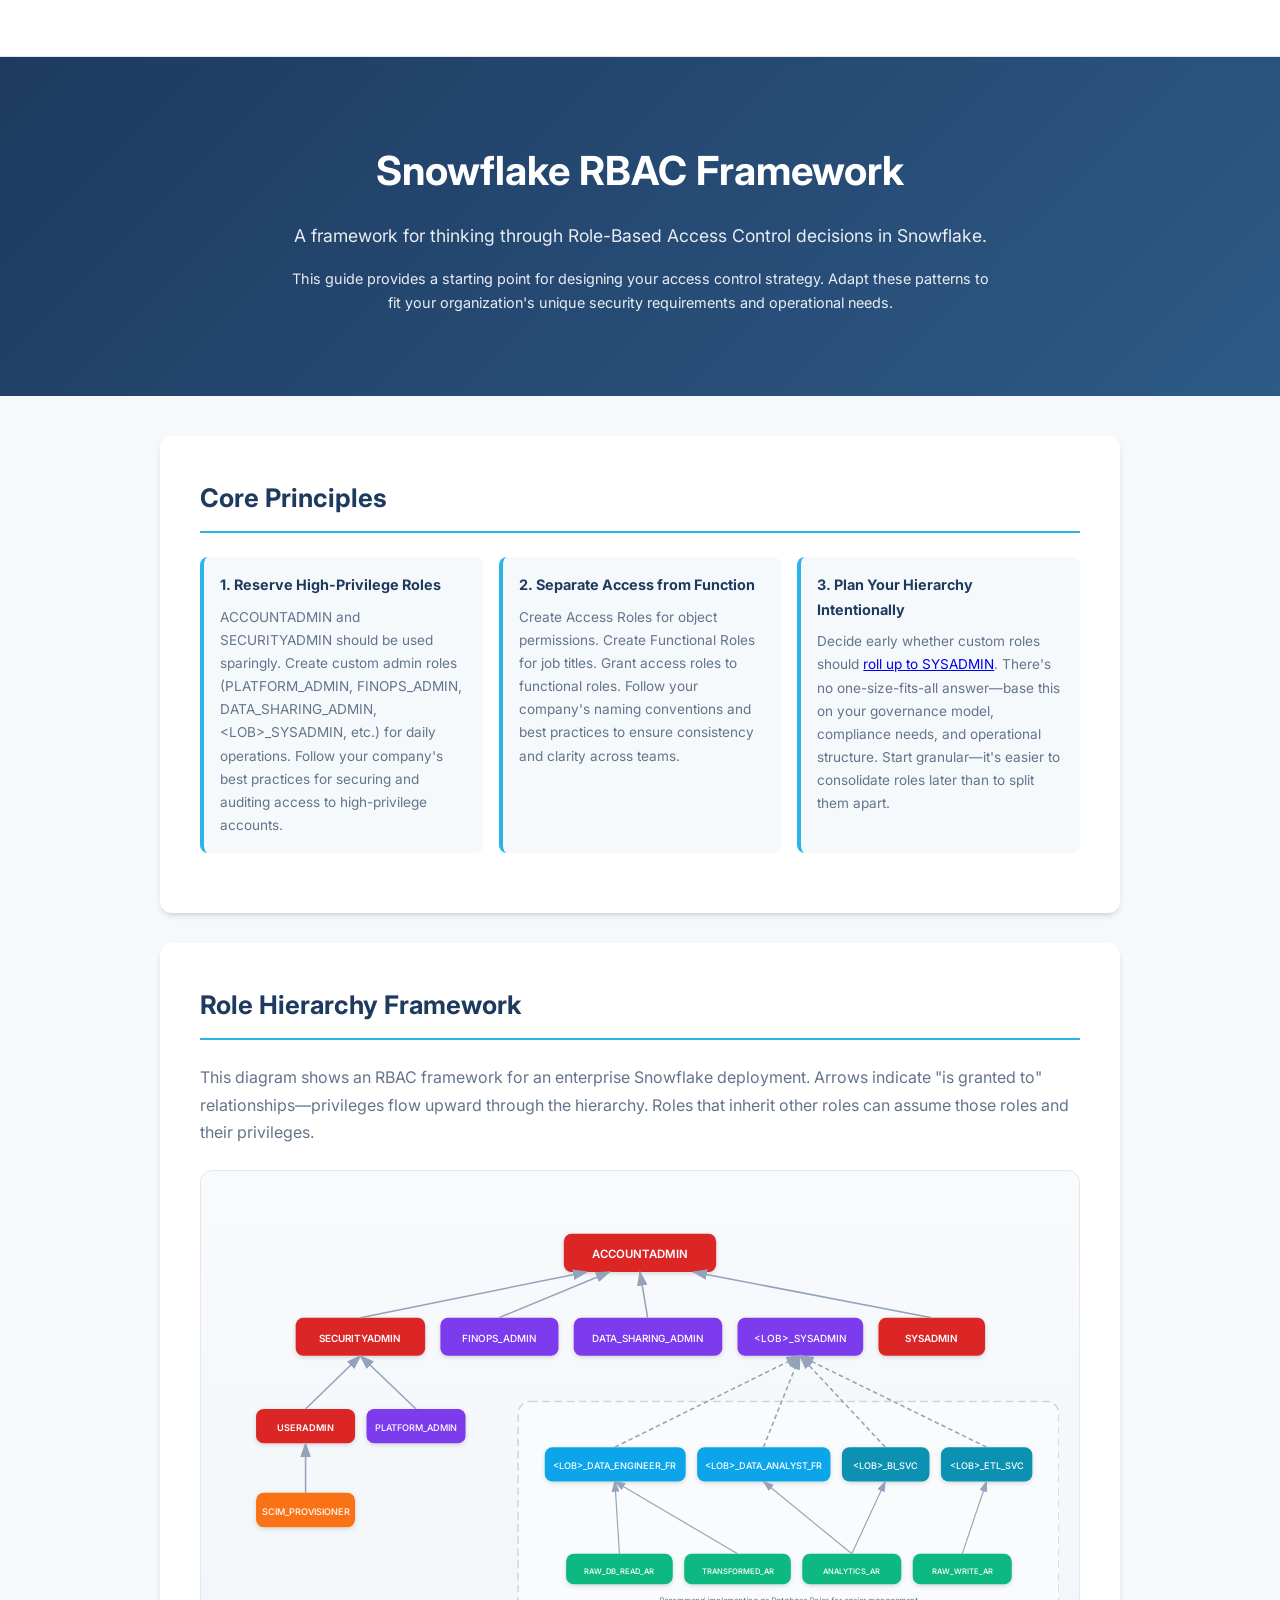
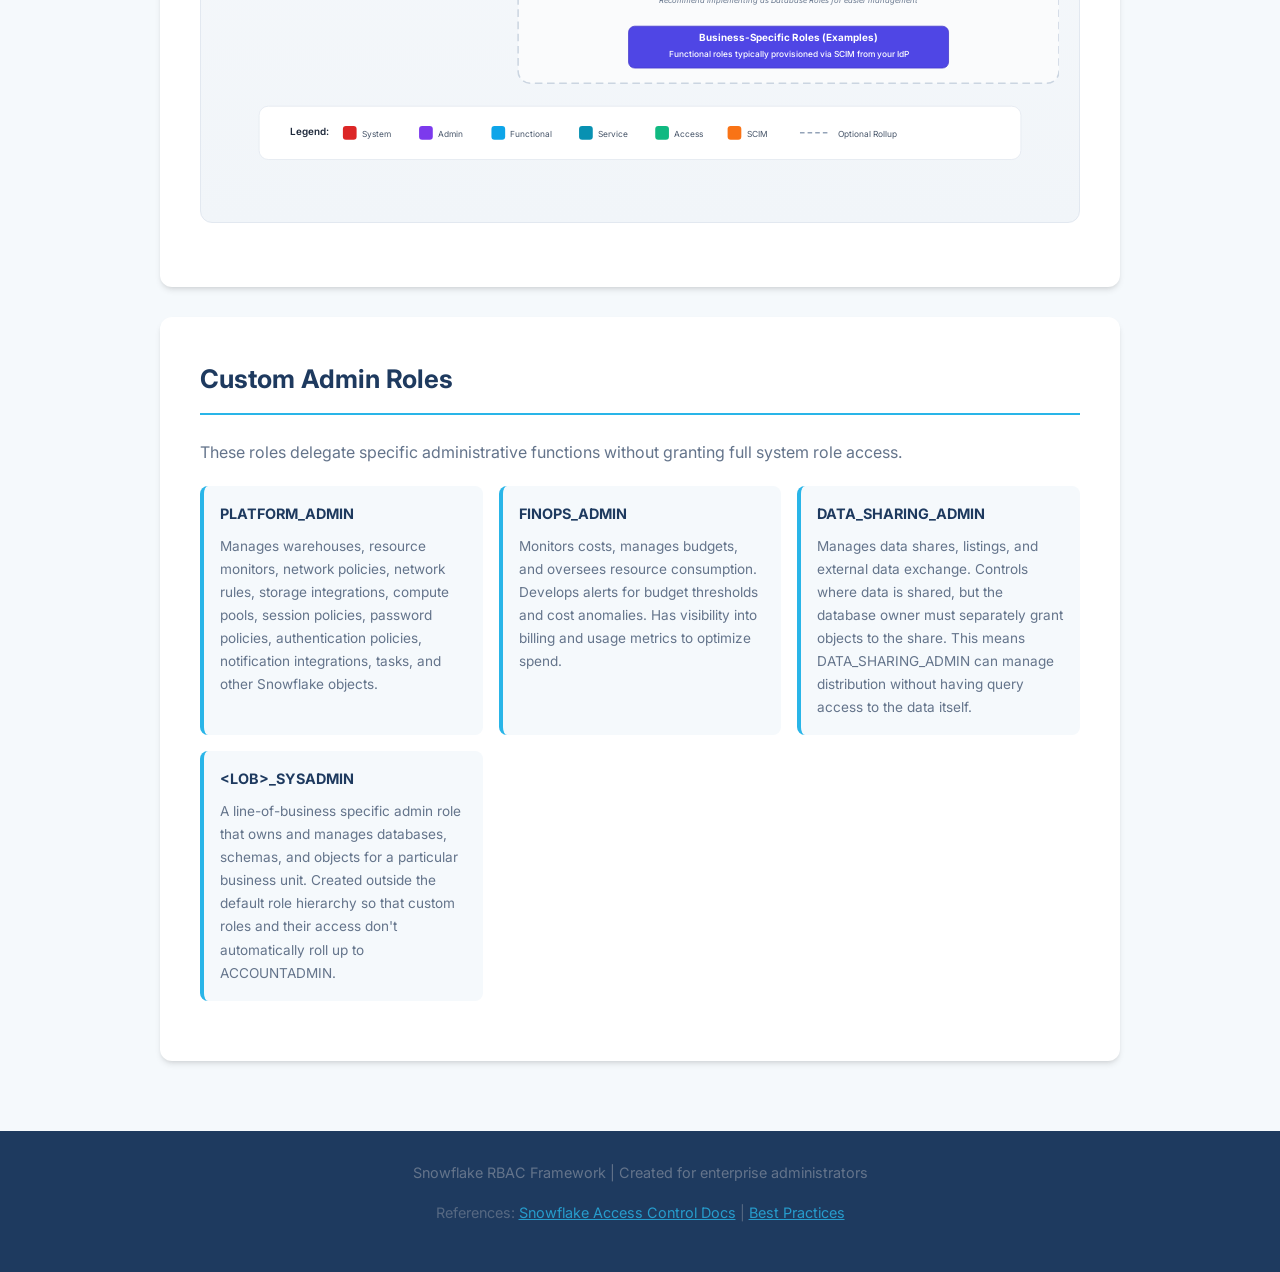
<file: index.html>
<!DOCTYPE html>
<html lang="en">
<head>
    <meta charset="UTF-8">
    <meta name="viewport" content="width=device-width, initial-scale=1.0">
    <title>Snowflake RBAC Framework | Enterprise Role-Based Access Control</title>
    <link rel="preconnect" href="https://fonts.googleapis.com">
    <link rel="preconnect" href="https://fonts.gstatic.com" crossorigin>
    <link href="https://fonts.googleapis.com/css2?family=Inter:wght@400;500;600;700&family=JetBrains+Mono:wght@400;500&display=swap" rel="stylesheet">
    <link rel="stylesheet" href="styles.css">
    <style>
        .full-hierarchy {
            background: linear-gradient(180deg, #F8FAFC 0%, #F1F5F9 100%);
            border: 1px solid var(--border-color);
            border-radius: 12px;
            padding: 40px 20px;
            margin: 24px 0;
            overflow-x: auto;
        }
        
        .full-hierarchy svg {
            display: block;
            margin: 0 auto;
        }
        
        .role-label {
            font-family: 'Inter', sans-serif;
            font-weight: 500;
        }
        
        .tier-badge {
            font-family: 'Inter', sans-serif;
            font-size: 10px;
            font-weight: 600;
            fill: #64748B;
            text-transform: uppercase;
            letter-spacing: 0.5px;
        }
    </style>
</head>
<body>
    <nav>
        <div class="nav-inner">
            <ul>
            </ul>
        </div>
    </nav>

    <div class="hero hero-large">
        <h1>Snowflake RBAC Framework</h1>
        <p style="color: white;">A framework for thinking through Role-Based Access Control decisions in Snowflake.</p>
        <p style="margin-top: 16px; font-size: 0.9em; color: white;">This guide provides a starting point for designing your access control strategy. Adapt these patterns to fit your organization's unique security requirements and operational needs.</p>
    </div>

    <div class="container">
        <section>
            <h2>Core Principles</h2>
            
            <div class="quick-ref">
                <div class="quick-ref-card">
                    <h5>1. Reserve High-Privilege Roles</h5>
                    <p>ACCOUNTADMIN and SECURITYADMIN should be used sparingly. Create custom admin roles (PLATFORM_ADMIN, FINOPS_ADMIN, DATA_SHARING_ADMIN, &lt;LOB&gt;_SYSADMIN, etc.) for daily operations. Follow your company's best practices for securing and auditing access to high-privilege accounts.</p>
                </div>
                <div class="quick-ref-card">
                    <h5>2. Separate Access from Function</h5>
                    <p>Create Access Roles for object permissions. Create Functional Roles for job titles. Grant access roles to functional roles. Follow your company's naming conventions and best practices to ensure consistency and clarity across teams.</p>
                </div>
                <div class="quick-ref-card">
                    <h5>3. Plan Your Hierarchy Intentionally</h5>
                    <p>Decide early whether custom roles should <a href="sysadmin-rollup.html">roll up to SYSADMIN</a>. There's no one-size-fits-all answer—base this on your governance model, compliance needs, and operational structure. Start granular—it's easier to consolidate roles later than to split them apart.</p>
                </div>
            </div>
        </section>

        <section>
            <h2>Role Hierarchy Framework</h2>
            <p>This diagram shows an RBAC framework for an enterprise Snowflake deployment. Arrows indicate "is granted to" relationships—privileges flow upward through the hierarchy. Roles that inherit other roles can assume those roles and their privileges.</p>

            <div class="full-hierarchy">
                <svg viewBox="0 0 1100 750" preserveAspectRatio="xMidYMid meet" style="width: 100%; max-width: 1100px; height: auto;">
                    <defs>
                        <marker id="arrowhead" markerWidth="10" markerHeight="7" refX="9" refY="3.5" orient="auto">
                            <polygon points="0 0, 10 3.5, 0 7" fill="#94A3B8"/>
                        </marker>
                        <filter id="shadow" x="-20%" y="-20%" width="140%" height="140%">
                            <feDropShadow dx="0" dy="2" stdDeviation="3" flood-opacity="0.15"/>
                        </filter>
                    </defs>
                    
                    <!-- ===== ROW 1: ACCOUNTADMIN ===== -->
                    <g filter="url(#shadow)">
                        <rect x="450" y="30" width="200" height="50" rx="10" fill="#DC2626"/>
                        <text x="550" y="62" text-anchor="middle" fill="white" font-family="Inter, sans-serif" font-weight="600" font-size="15">ACCOUNTADMIN</text>
                    </g>
                    
                    <!-- ===== ROW 2: System + Admin roles ===== -->
                    <!-- SECURITYADMIN -->
                    <g filter="url(#shadow)">
                        <rect x="98" y="140" width="170" height="50" rx="10" fill="#DC2626"/>
                        <text x="183" y="172" text-anchor="middle" fill="white" font-family="Inter, sans-serif" font-weight="600" font-size="13">SECURITYADMIN</text>
                    </g>
                    <line x1="183" y1="140" x2="480" y2="80" stroke="#94A3B8" stroke-width="2" marker-end="url(#arrowhead)"/>
                    
                    <!-- FINOPS_ADMIN -->
                    <g filter="url(#shadow)">
                        <rect x="288" y="140" width="155" height="50" rx="10" fill="#7C3AED"/>
                        <text x="365" y="172" text-anchor="middle" fill="white" font-family="Inter, sans-serif" font-weight="500" font-size="13">FINOPS_ADMIN</text>
                    </g>
                    <line x1="365" y1="140" x2="510" y2="80" stroke="#94A3B8" stroke-width="2" marker-end="url(#arrowhead)"/>
                    
                    <!-- DATA_SHARING_ADMIN -->
                    <g filter="url(#shadow)">
                        <rect x="463" y="140" width="195" height="50" rx="10" fill="#7C3AED"/>
                        <text x="560" y="172" text-anchor="middle" fill="white" font-family="Inter, sans-serif" font-weight="500" font-size="13">DATA_SHARING_ADMIN</text>
                    </g>
                    <line x1="560" y1="140" x2="550" y2="80" stroke="#94A3B8" stroke-width="2" marker-end="url(#arrowhead)"/>
                    
                    <!-- SYSADMIN -->
                    <g filter="url(#shadow)">
                        <rect x="863" y="140" width="140" height="50" rx="10" fill="#DC2626"/>
                        <text x="933" y="172" text-anchor="middle" fill="white" font-family="Inter, sans-serif" font-weight="600" font-size="13">SYSADMIN</text>
                    </g>
                    <line x1="933" y1="140" x2="620" y2="80" stroke="#94A3B8" stroke-width="2" marker-end="url(#arrowhead)"/>
                    
                    <!-- <LOB>_SYSADMIN -->
                    <g filter="url(#shadow)">
                        <rect x="678" y="140" width="165" height="50" rx="10" fill="#7C3AED"/>
                        <text x="760" y="172" text-anchor="middle" fill="white" font-family="Inter, sans-serif" font-weight="500" font-size="13">&lt;LOB&gt;_SYSADMIN</text>
                    </g>
                    
                    <!-- ===== ROW 3: Under SECURITYADMIN ===== -->
                    <!-- USERADMIN -->
                    <g filter="url(#shadow)">
                        <rect x="46" y="260" width="130" height="45" rx="10" fill="#DC2626"/>
                        <text x="111" y="289" text-anchor="middle" fill="white" font-family="Inter, sans-serif" font-weight="600" font-size="12">USERADMIN</text>
                    </g>
                    <line x1="111" y1="260" x2="183" y2="190" stroke="#94A3B8" stroke-width="2" marker-end="url(#arrowhead)"/>
                    
                    <!-- PLATFORM_ADMIN -->
                    <g filter="url(#shadow)">
                        <rect x="191" y="260" width="130" height="45" rx="10" fill="#7C3AED"/>
                        <text x="256" y="289" text-anchor="middle" fill="white" font-family="Inter, sans-serif" font-weight="500" font-size="12">PLATFORM_ADMIN</text>
                    </g>
                    <line x1="256" y1="260" x2="183" y2="190" stroke="#94A3B8" stroke-width="2" marker-end="url(#arrowhead)"/>
                    
                    <!-- SCIM_PROVISIONER -->
                    <g filter="url(#shadow)">
                        <rect x="46" y="370" width="130" height="45" rx="10" fill="#F97316"/>
                        <text x="111" y="399" text-anchor="middle" fill="white" font-family="Inter, sans-serif" font-weight="500" font-size="12">SCIM_PROVISIONER</text>
                    </g>
                    <line x1="111" y1="370" x2="111" y2="305" stroke="#94A3B8" stroke-width="2" marker-end="url(#arrowhead)"/>
                    
                    <!-- ===== LOB EXAMPLE BOX ===== -->
                    <rect x="390" y="250" width="710" height="370" rx="16" fill="#FAFBFC" stroke="#CBD5E1" stroke-width="2" stroke-dasharray="10,6"/>
                    
                    <!-- Annotation callout centered in box -->
                    <rect x="535" y="545" width="420" height="55" rx="8" fill="#4F46E5" stroke="#4338CA" stroke-width="1"/>
                    <text x="745" y="565" text-anchor="middle" font-family="Inter, sans-serif" font-size="13" font-weight="700" fill="white">Business-Specific Roles (Examples)</text>
                    <text x="745" y="585" text-anchor="middle" font-family="Inter, sans-serif" font-size="11" font-weight="500" fill="white">Functional roles typically provisioned via SCIM from your IdP</text>
                    
                    <!-- ===== ROW 3 inside LOB: Functional + Service ===== -->
                    <!-- DATA_ENGINEER_FR -->
                    <g filter="url(#shadow)">
                        <rect x="425" y="310" width="185" height="45" rx="10" fill="#0EA5E9"/>
                        <text x="517" y="339" text-anchor="middle" fill="white" font-family="Inter, sans-serif" font-weight="500" font-size="12">&lt;LOB&gt;_DATA_ENGINEER_FR</text>
                    </g>
                    
                    <!-- DATA_ANALYST_FR -->
                    <g filter="url(#shadow)">
                        <rect x="625" y="310" width="175" height="45" rx="10" fill="#0EA5E9"/>
                        <text x="712" y="339" text-anchor="middle" fill="white" font-family="Inter, sans-serif" font-weight="500" font-size="12">&lt;LOB&gt;_DATA_ANALYST_FR</text>
                    </g>
                    
                    <!-- BI_SVC -->
                    <g filter="url(#shadow)">
                        <rect x="815" y="310" width="115" height="45" rx="10" fill="#0891B2"/>
                        <text x="872" y="339" text-anchor="middle" fill="white" font-family="Inter, sans-serif" font-weight="500" font-size="12">&lt;LOB&gt;_BI_SVC</text>
                    </g>
                    
                    <!-- ETL_SVC -->
                    <g filter="url(#shadow)">
                        <rect x="945" y="310" width="120" height="45" rx="10" fill="#0891B2"/>
                        <text x="1005" y="339" text-anchor="middle" fill="white" font-family="Inter, sans-serif" font-weight="500" font-size="12">&lt;LOB&gt;_ETL_SVC</text>
                    </g>
                    
                    <!-- Optional rollup lines to SYSADMIN -->
                    <line x1="517" y1="310" x2="760" y2="190" stroke="#94A3B8" stroke-width="2" stroke-dasharray="6,4" marker-end="url(#arrowhead)"/>
                    <line x1="712" y1="310" x2="760" y2="190" stroke="#94A3B8" stroke-width="2" stroke-dasharray="6,4" marker-end="url(#arrowhead)"/>
                    <line x1="872" y1="310" x2="760" y2="190" stroke="#94A3B8" stroke-width="2" stroke-dasharray="6,4" marker-end="url(#arrowhead)"/>
                    <line x1="1005" y1="310" x2="760" y2="190" stroke="#94A3B8" stroke-width="2" stroke-dasharray="6,4" marker-end="url(#arrowhead)"/>
                    
                    <!-- ===== ROW 4 inside LOB: Access Roles ===== -->
                    <!-- RAW_DB_READ_AR -->
                    <g filter="url(#shadow)">
                        <rect x="453" y="450" width="140" height="40" rx="10" fill="#10B981"/>
                        <text x="523" y="476" text-anchor="middle" fill="white" font-family="Inter, sans-serif" font-weight="500" font-size="10">RAW_DB_READ_AR</text>
                    </g>
                    <line x1="523" y1="450" x2="517" y2="355" stroke="#94A3B8" stroke-width="1.5" marker-end="url(#arrowhead)"/>
                    
                    <!-- TRANSFORMED_AR -->
                    <g filter="url(#shadow)">
                        <rect x="608" y="450" width="140" height="40" rx="10" fill="#10B981"/>
                        <text x="678" y="476" text-anchor="middle" fill="white" font-family="Inter, sans-serif" font-weight="500" font-size="10">TRANSFORMED_AR</text>
                    </g>
                    <line x1="678" y1="450" x2="517" y2="355" stroke="#94A3B8" stroke-width="1.5" marker-end="url(#arrowhead)"/>
                    
                    <!-- ANALYTICS_AR -->
                    <g filter="url(#shadow)">
                        <rect x="763" y="450" width="130" height="40" rx="10" fill="#10B981"/>
                        <text x="828" y="476" text-anchor="middle" fill="white" font-family="Inter, sans-serif" font-weight="500" font-size="10">ANALYTICS_AR</text>
                    </g>
                    <line x1="828" y1="450" x2="712" y2="355" stroke="#94A3B8" stroke-width="1.5" marker-end="url(#arrowhead)"/>
                    <line x1="828" y1="450" x2="872" y2="355" stroke="#94A3B8" stroke-width="1.5" marker-end="url(#arrowhead)"/>
                    
                    <!-- RAW_WRITE_AR -->
                    <g filter="url(#shadow)">
                        <rect x="908" y="450" width="130" height="40" rx="10" fill="#10B981"/>
                        <text x="973" y="476" text-anchor="middle" fill="white" font-family="Inter, sans-serif" font-weight="500" font-size="10">RAW_WRITE_AR</text>
                    </g>
                    <line x1="973" y1="450" x2="1005" y2="355" stroke="#94A3B8" stroke-width="1.5" marker-end="url(#arrowhead)"/>
                    
                    <!-- Database roles note -->
                    <text x="745" y="515" text-anchor="middle" font-family="Inter, sans-serif" font-size="10" fill="#64748B" font-style="italic">Recommend implementing as Database Roles for easier management</text>
                    
                    <!-- ===== LEGEND ===== -->
                    <rect x="50" y="650" width="1000" height="70" rx="12" fill="white" stroke="#E2E8F0" stroke-width="1"/>
                    <text x="90" y="688" font-family="Inter, sans-serif" font-size="13" font-weight="600" fill="#1E293B">Legend:</text>
                    
                    <rect x="160" y="676" width="18" height="18" rx="4" fill="#DC2626"/>
                    <text x="185" y="690" font-family="Inter, sans-serif" font-size="11" fill="#475569">System</text>
                    
                    <rect x="260" y="676" width="18" height="18" rx="4" fill="#7C3AED"/>
                    <text x="285" y="690" font-family="Inter, sans-serif" font-size="11" fill="#475569">Admin</text>
                    
                    <rect x="355" y="676" width="18" height="18" rx="4" fill="#0EA5E9"/>
                    <text x="380" y="690" font-family="Inter, sans-serif" font-size="11" fill="#475569">Functional</text>
                    
                    <rect x="470" y="676" width="18" height="18" rx="4" fill="#0891B2"/>
                    <text x="495" y="690" font-family="Inter, sans-serif" font-size="11" fill="#475569">Service</text>
                    
                    <rect x="570" y="676" width="18" height="18" rx="4" fill="#10B981"/>
                    <text x="595" y="690" font-family="Inter, sans-serif" font-size="11" fill="#475569">Access</text>
                    
                    <rect x="665" y="676" width="18" height="18" rx="4" fill="#F97316"/>
                    <text x="690" y="690" font-family="Inter, sans-serif" font-size="11" fill="#475569">SCIM</text>
                    
                    <line x1="760" y1="685" x2="800" y2="685" stroke="#94A3B8" stroke-width="2" stroke-dasharray="6,4"/>
                    <text x="810" y="690" font-family="Inter, sans-serif" font-size="11" fill="#475569">Optional Rollup</text>
                </svg>
            </div>
        </section>

        <section>
            <h2>Custom Admin Roles</h2>
            <p>These roles delegate specific administrative functions without granting full system role access.</p>
            
            <div class="quick-ref">
                <div class="quick-ref-card">
                    <h5>PLATFORM_ADMIN</h5>
                    <p>Manages warehouses, resource monitors, network policies, network rules, storage integrations, compute pools, session policies, password policies, authentication policies, notification integrations, tasks, and other Snowflake objects.</p>
                </div>
                <div class="quick-ref-card">
                    <h5>FINOPS_ADMIN</h5>
                    <p>Monitors costs, manages budgets, and oversees resource consumption. Develops alerts for budget thresholds and cost anomalies. Has visibility into billing and usage metrics to optimize spend.</p>
                </div>
                <div class="quick-ref-card">
                    <h5>DATA_SHARING_ADMIN</h5>
                    <p>Manages data shares, listings, and external data exchange. Controls where data is shared, but the database owner must separately grant objects to the share. This means DATA_SHARING_ADMIN can manage distribution without having query access to the data itself.</p>
                </div>
                <div class="quick-ref-card">
                    <h5>&lt;LOB&gt;_SYSADMIN</h5>
                    <p>A line-of-business specific admin role that owns and manages databases, schemas, and objects for a particular business unit. Created outside the default role hierarchy so that custom roles and their access don't automatically roll up to ACCOUNTADMIN.</p>
                </div>
            </div>
        </section>

    </div>

    <footer>
        <p>Snowflake RBAC Framework | Created for enterprise administrators</p>
        <p style="margin-top: 12px; opacity: 0.8;">
            References: 
            <a href="https://docs.snowflake.com/en/user-guide/security-access-control-overview" target="_blank">Snowflake Access Control Docs</a> | 
            <a href="https://docs.snowflake.com/en/user-guide/security-access-control-considerations" target="_blank">Best Practices</a>
        </p>
    </footer>
</body>
</html>
</file>
<file: styles.css>
:root {
    --sf-blue: #29B5E8;
    --sf-blue-dark: #1a8ab8;
    --sf-navy: #1E3A5F;
    --sf-light: #F5F9FC;
    --sf-accent: #00D4AA;
    --sf-warning: #FFB020;
    --sf-danger: #FF4757;
    --sf-success: #00D68F;
    --text-primary: #1E293B;
    --text-secondary: #64748B;
    --border-color: #E2E8F0;
    --code-bg: #1E293B;
    --card-shadow: 0 4px 6px -1px rgba(0,0,0,0.1), 0 2px 4px -2px rgba(0,0,0,0.1);
}

* {
    margin: 0;
    padding: 0;
    box-sizing: border-box;
}

body {
    font-family: 'Inter', -apple-system, BlinkMacSystemFont, sans-serif;
    background: var(--sf-light);
    color: var(--text-primary);
    line-height: 1.7;
}

.hero {
    background: linear-gradient(135deg, var(--sf-navy) 0%, #2D5A87 100%);
    color: white;
    padding: 60px 20px;
    text-align: center;
}

.hero-large {
    padding: 80px 20px;
}

.hero h1 {
    font-size: 2.2rem;
    font-weight: 700;
    margin-bottom: 12px;
}

.hero-large h1 {
    font-size: 2.5rem;
    margin-bottom: 16px;
}

.hero p {
    font-size: 1.1rem;
    opacity: 0.9;
    max-width: 700px;
    margin: 0 auto;
}

.hero-badge {
    display: inline-block;
    background: rgba(41, 181, 232, 0.2);
    border: 1px solid var(--sf-blue);
    color: var(--sf-blue);
    padding: 6px 16px;
    border-radius: 20px;
    font-size: 0.85rem;
    font-weight: 500;
    margin-bottom: 20px;
}

.breadcrumb {
    font-size: 0.9rem;
    margin-bottom: 12px;
    opacity: 0.8;
}

.breadcrumb a {
    color: var(--sf-blue);
    text-decoration: none;
}

.breadcrumb a:hover {
    text-decoration: underline;
}

nav {
    background: white;
    border-bottom: 1px solid var(--border-color);
    padding: 12px 20px;
    position: sticky;
    top: 0;
    z-index: 100;
}

nav .nav-inner {
    display: flex;
    justify-content: space-between;
    align-items: center;
    max-width: 1200px;
    margin: 0 auto;
}

nav .logo {
    font-weight: 700;
    color: var(--sf-navy);
    text-decoration: none;
    font-size: 1rem;
}

nav ul {
    display: flex;
    flex-wrap: wrap;
    gap: 4px;
    list-style: none;
}

nav a {
    color: var(--text-secondary);
    text-decoration: none;
    padding: 8px 12px;
    border-radius: 6px;
    font-size: 0.85rem;
    font-weight: 500;
    transition: all 0.2s;
}

nav a:hover, nav a.active {
    background: var(--sf-light);
    color: var(--sf-blue);
}

.container {
    max-width: 1000px;
    margin: 0 auto;
    padding: 40px 20px;
}

.container-wide {
    max-width: 1100px;
    margin: 0 auto;
    padding: 40px 20px;
}

section {
    background: white;
    border-radius: 12px;
    padding: 40px;
    margin-bottom: 30px;
    box-shadow: var(--card-shadow);
}

h2 {
    font-size: 1.6rem;
    color: var(--sf-navy);
    margin-bottom: 24px;
    padding-bottom: 12px;
    border-bottom: 2px solid var(--sf-blue);
}

h3 {
    font-size: 1.25rem;
    color: var(--sf-navy);
    margin: 28px 0 16px 0;
}

h4 {
    font-size: 1.05rem;
    color: var(--text-primary);
    margin: 20px 0 12px 0;
}

p {
    margin-bottom: 16px;
    color: var(--text-secondary);
}

.callout {
    padding: 20px 24px;
    border-radius: 8px;
    margin: 24px 0;
}

.callout-info {
    background: #EBF8FF;
    border-left: 4px solid var(--sf-blue);
}

.callout-warning {
    background: #FFFBEB;
    border-left: 4px solid var(--sf-warning);
}

.callout-danger {
    background: #FEF2F2;
    border-left: 4px solid var(--sf-danger);
}

.callout-success {
    background: #ECFDF5;
    border-left: 4px solid var(--sf-success);
}

.callout-title {
    font-weight: 600;
    color: var(--text-primary);
    margin-bottom: 8px;
    display: flex;
    align-items: center;
    gap: 8px;
}

.callout p {
    margin: 0;
    color: var(--text-primary);
}

pre {
    background: var(--code-bg);
    color: #E2E8F0;
    padding: 20px;
    border-radius: 8px;
    overflow-x: auto;
    font-family: 'JetBrains Mono', monospace;
    font-size: 0.85rem;
    line-height: 1.6;
    margin: 16px 0;
}

code {
    font-family: 'JetBrains Mono', monospace;
    background: #F1F5F9;
    color: var(--sf-navy);
    padding: 2px 6px;
    border-radius: 4px;
    font-size: 0.85em;
}

pre code {
    background: transparent;
    color: inherit;
    padding: 0;
}

.keyword { color: #F472B6; }
.string { color: #A5D6FF; }
.comment { color: #6B7280; font-style: italic; }
.role-name { color: #7DD3FC; }
.privilege { color: #86EFAC; }

ul, ol {
    margin: 16px 0 16px 24px;
    color: var(--text-secondary);
}

li {
    margin-bottom: 8px;
}

table {
    width: 100%;
    border-collapse: collapse;
    margin: 20px 0;
    font-size: 0.9rem;
}

th, td {
    padding: 12px 16px;
    text-align: left;
    border-bottom: 1px solid var(--border-color);
}

th {
    background: var(--sf-light);
    font-weight: 600;
    color: var(--sf-navy);
}

tr:hover {
    background: #F8FAFC;
}

.two-column {
    display: grid;
    grid-template-columns: 1fr 1fr;
    gap: 24px;
}

@media (max-width: 768px) {
    .two-column {
        grid-template-columns: 1fr;
    }
    
    .hero h1 {
        font-size: 1.6rem;
    }
    
    section {
        padding: 24px;
    }
    
    nav ul {
        display: none;
    }
}

.comparison-card {
    background: var(--sf-light);
    border-radius: 8px;
    padding: 20px;
}

.comparison-card h4 {
    margin-top: 0;
}

.tag {
    display: inline-block;
    padding: 4px 10px;
    border-radius: 4px;
    font-size: 0.75rem;
    font-weight: 600;
    text-transform: uppercase;
}

.tag-required { background: #FEE2E2; color: #DC2626; }
.tag-recommended { background: #D1FAE5; color: #059669; }
.tag-optional { background: #E0E7FF; color: #4F46E5; }

.checklist {
    list-style: none;
    margin-left: 0;
}

.checklist li {
    padding-left: 28px;
    position: relative;
}

.checklist li::before {
    content: "✓";
    position: absolute;
    left: 0;
    color: var(--sf-success);
    font-weight: bold;
}

.anti-checklist li::before {
    content: "✗";
    color: var(--sf-danger);
}

footer {
    background: var(--sf-navy);
    color: white;
    padding: 30px 20px;
    text-align: center;
    font-size: 0.9rem;
}

footer a {
    color: var(--sf-blue);
}

.quick-ref {
    display: grid;
    grid-template-columns: repeat(auto-fit, minmax(220px, 1fr));
    gap: 16px;
    margin: 20px 0;
}

.quick-ref-card {
    background: var(--sf-light);
    border-radius: 8px;
    padding: 16px;
    border-left: 4px solid var(--sf-blue);
}

.quick-ref-card h5 {
    font-size: 0.9rem;
    color: var(--sf-navy);
    margin-bottom: 8px;
}

.quick-ref-card p {
    font-size: 0.85rem;
    margin: 0;
}

.consideration-grid {
    display: grid;
    grid-template-columns: repeat(auto-fit, minmax(260px, 1fr));
    gap: 16px;
    margin: 20px 0;
}

.consideration-item {
    background: white;
    border: 1px solid var(--border-color);
    border-radius: 8px;
    padding: 20px;
}

.consideration-item h5 {
    color: var(--sf-navy);
    margin-bottom: 8px;
    font-size: 1rem;
}

.consideration-item p {
    font-size: 0.9rem;
    margin: 0;
}

.card-grid {
    display: grid;
    grid-template-columns: repeat(auto-fit, minmax(280px, 1fr));
    gap: 20px;
    margin: 30px 0;
}

.card {
    background: white;
    border-radius: 12px;
    padding: 24px;
    box-shadow: var(--card-shadow);
    transition: transform 0.2s, box-shadow 0.2s;
    text-decoration: none;
    color: inherit;
    display: block;
}

.card:hover {
    transform: translateY(-2px);
    box-shadow: 0 8px 12px -2px rgba(0,0,0,0.12);
}

.card-icon {
    width: 48px;
    height: 48px;
    border-radius: 10px;
    display: flex;
    align-items: center;
    justify-content: center;
    font-size: 1.5rem;
    margin-bottom: 16px;
}

.card h3 {
    margin: 0 0 8px 0;
    font-size: 1.1rem;
}

.card p {
    margin: 0;
    font-size: 0.9rem;
}

.hierarchy-diagram {
    background: linear-gradient(180deg, #F8FAFC 0%, #F1F5F9 100%);
    border: 1px solid var(--border-color);
    border-radius: 12px;
    padding: 40px 20px;
    margin: 24px 0;
    overflow-x: auto;
}

.hierarchy-diagram svg {
    display: block;
    margin: 0 auto;
    max-width: 100%;
    height: auto;
}

.hierarchy-svg {
    display: block;
    margin: 0 auto;
    max-width: 100%;
}

.role-node {
    cursor: default;
}

.role-node rect {
    rx: 8;
    ry: 8;
    stroke-width: 2;
}

.role-node text {
    font-family: 'Inter', sans-serif;
    font-size: 12px;
    font-weight: 500;
    fill: white;
}

.role-node.system rect {
    fill: #DC2626;
    stroke: #B91C1C;
}

.role-node.admin rect {
    fill: #7C3AED;
    stroke: #6D28D9;
}

.role-node.functional rect {
    fill: #0EA5E9;
    stroke: #0284C7;
}

.role-node.service rect {
    fill: #8B5CF6;
    stroke: #7C3AED;
}

.role-node.access rect {
    fill: #10B981;
    stroke: #059669;
}

.role-node.database rect {
    fill: #F59E0B;
    stroke: #D97706;
}

.role-node.scim rect {
    fill: #F97316;
    stroke: #EA580C;
}

.connector {
    stroke: #94A3B8;
    stroke-width: 2;
    fill: none;
}

.connector-arrow {
    fill: #94A3B8;
}

.tier-label {
    font-family: 'Inter', sans-serif;
    font-size: 11px;
    font-weight: 600;
    fill: #64748B;
    text-transform: uppercase;
    letter-spacing: 1px;
}

.legend {
    display: flex;
    flex-wrap: wrap;
    gap: 16px;
    justify-content: center;
    margin-top: 24px;
    padding-top: 20px;
    border-top: 1px solid var(--border-color);
}

.legend-item {
    display: flex;
    align-items: center;
    gap: 8px;
    font-size: 0.8rem;
    color: var(--text-secondary);
}

.legend-color {
    width: 16px;
    height: 16px;
    border-radius: 4px;
}

.next-page {
    display: flex;
    justify-content: space-between;
    margin-top: 40px;
    padding-top: 20px;
    border-top: 1px solid var(--border-color);
}

.next-page a {
    display: flex;
    align-items: center;
    gap: 8px;
    color: var(--sf-blue);
    text-decoration: none;
    font-weight: 500;
    padding: 12px 20px;
    border-radius: 8px;
    background: var(--sf-light);
    transition: background 0.2s;
}

.next-page a:hover {
    background: #E0F2FE;
}

.next-page .prev {
    margin-right: auto;
}

.next-page .next {
    margin-left: auto;
}
</file>
